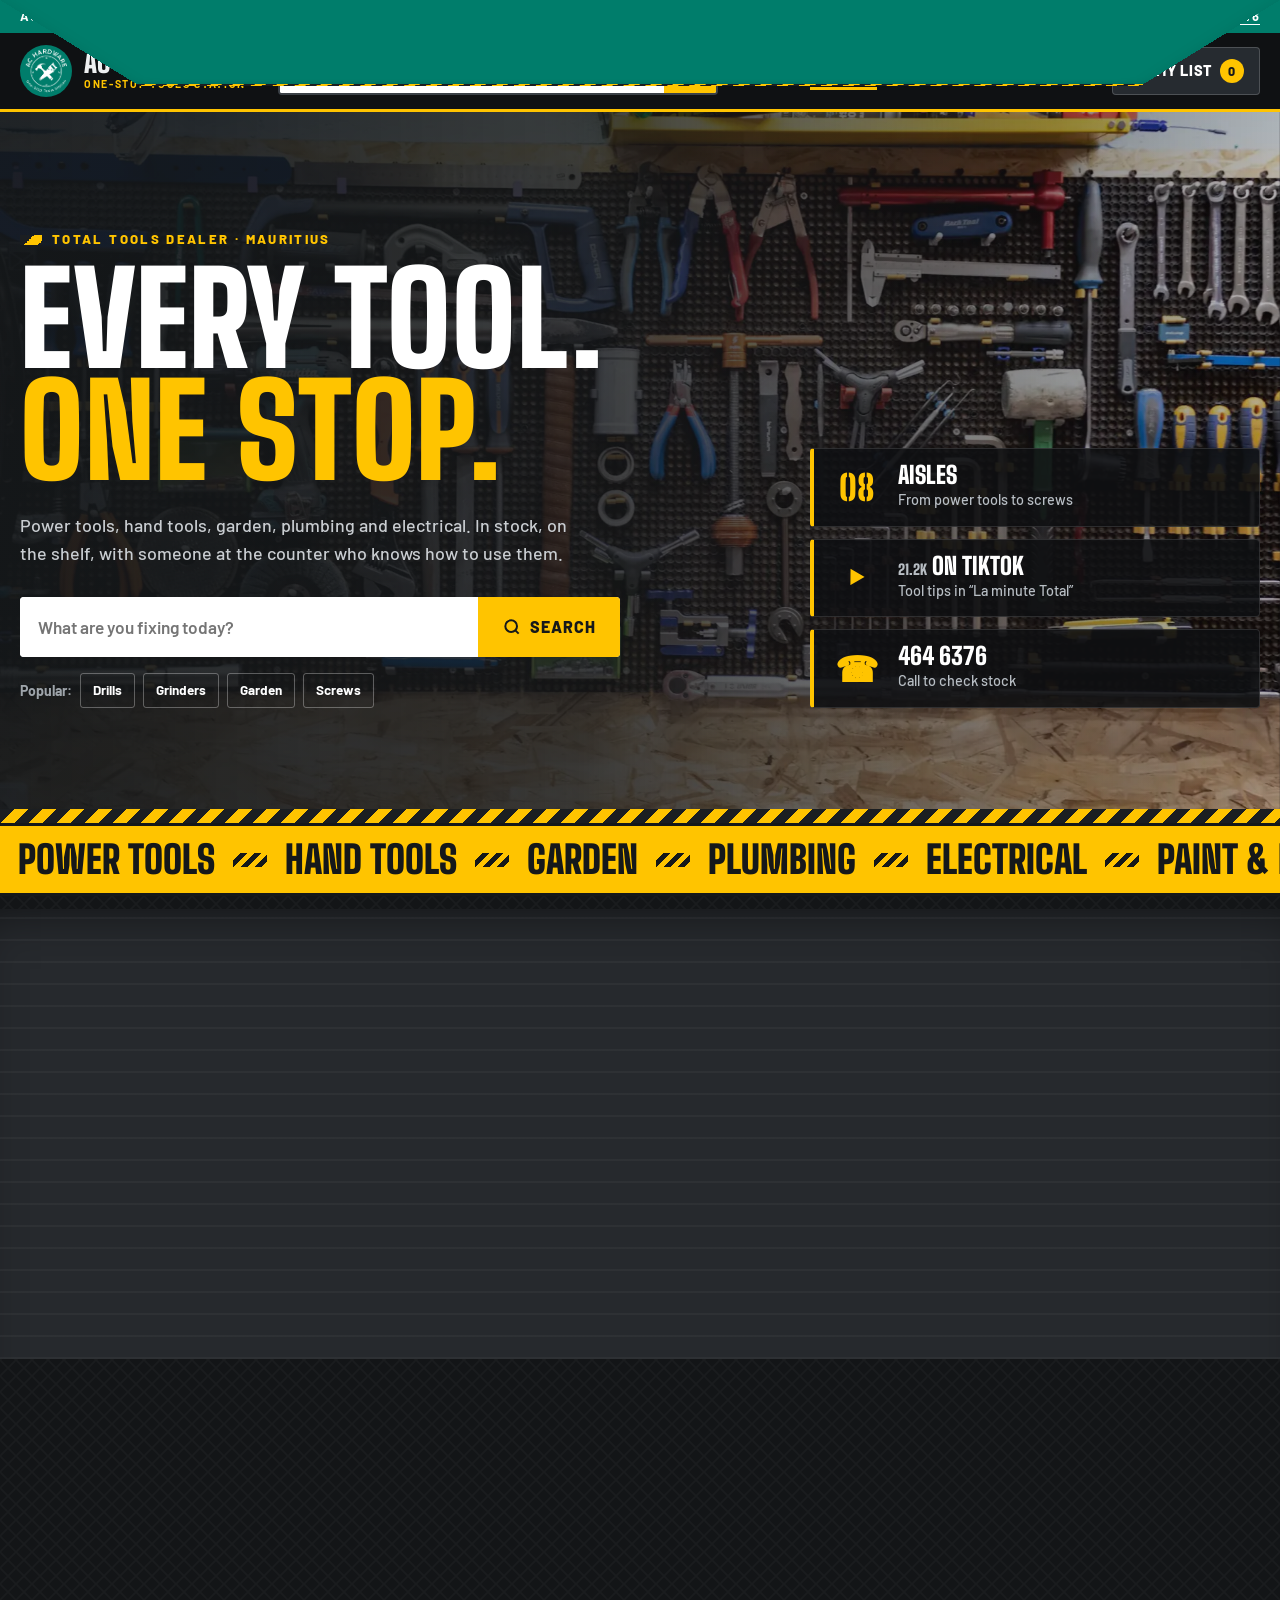
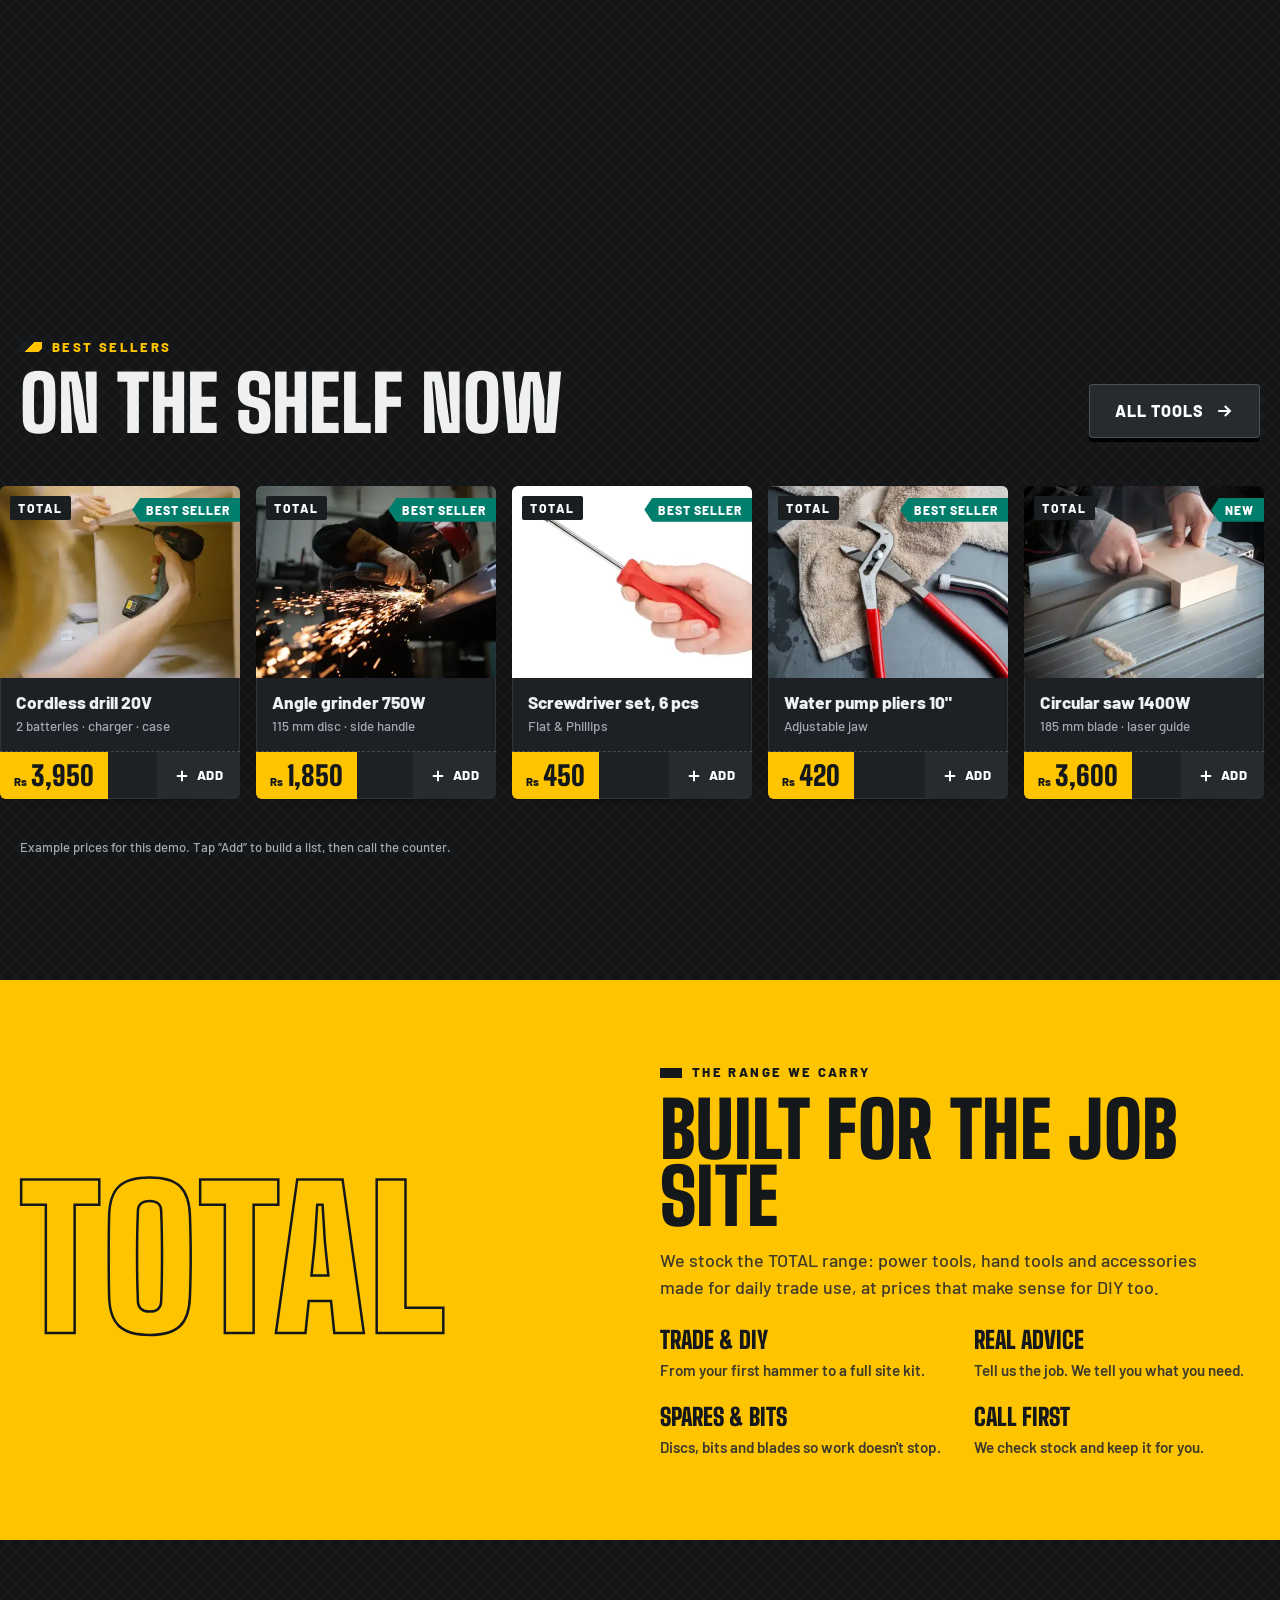
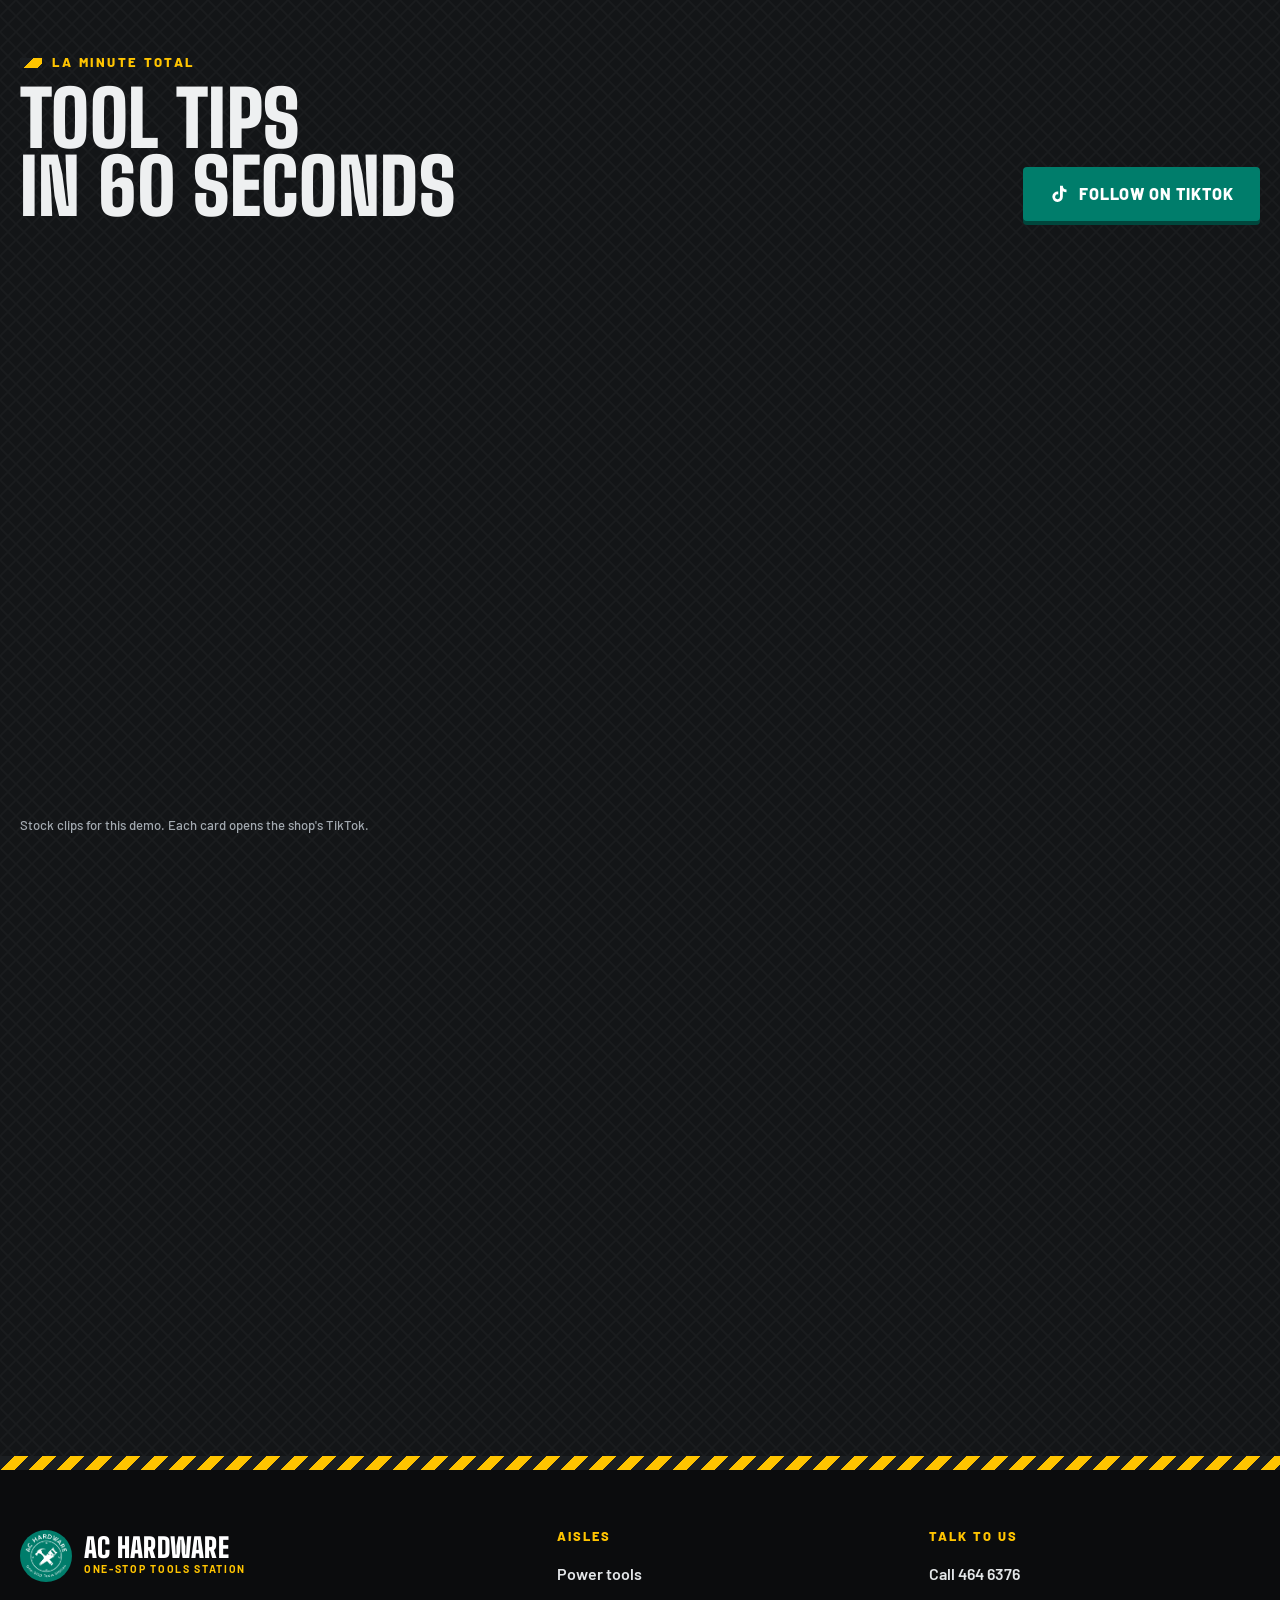
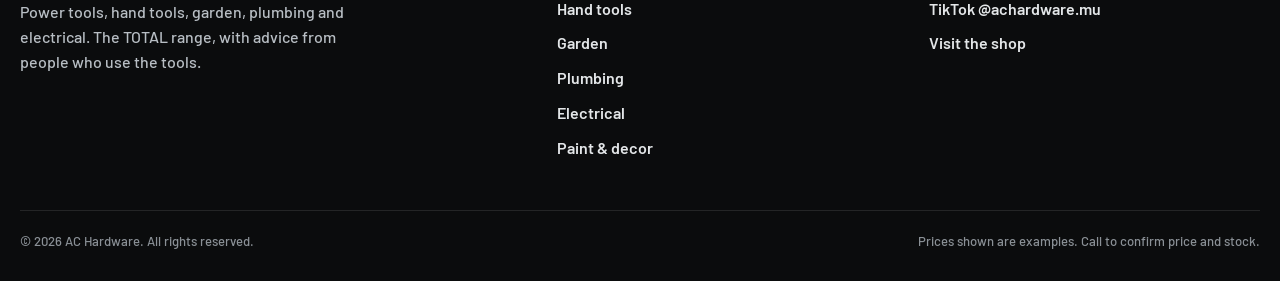
<file: index.html>
<!doctype html>
<html lang="en" data-page="home">
<head>
<meta charset="utf-8">
<meta name="viewport" content="width=device-width, initial-scale=1, viewport-fit=cover">
<title>AC Hardware | One-Stop Tools Station, TOTAL Tools in Mauritius</title>
<meta name="description" content="AC Hardware, your one-stop tools station in Mauritius. TOTAL power tools, hand tools, garden, plumbing, electrical and safety gear. Call 464 6376.">
<link rel="canonical" href="https://webluxe.github.io/ACHardware-Website/">
<meta name="theme-color" content="#1b1e21">
<meta property="og:title" content="AC Hardware | One-Stop Tools Station">
<meta property="og:description" content="TOTAL power tools, hand tools, garden, plumbing and electrical. Call 464 6376.">
<meta property="og:image" content="https://webluxe.github.io/ACHardware-Website/img/og.jpg">
<link rel="icon" type="image/png" href="img/icon-192.png"><link rel="apple-touch-icon" href="img/icon-192.png">
<script>(function(d){try{if(!sessionStorage.getItem('ac-intro')&&!matchMedia('(prefers-reduced-motion: reduce)').matches)d.classList.add('intro-on');if(sessionStorage.getItem('ac-tx'))d.classList.add('tx-wait')}catch(e){}})(document.documentElement)</script>
<link rel="preconnect" href="https://fonts.googleapis.com"><link rel="preconnect" href="https://fonts.gstatic.com" crossorigin>
<link rel="stylesheet" href="https://fonts.googleapis.com/css2?family=Barlow:wght@500;600;700;800&family=Big+Shoulders+Display:wght@800;900&family=Big+Shoulders+Stencil+Display:wght@900&display=swap" media="print" onload="this.media='all'"><noscript><link rel="stylesheet" href="https://fonts.googleapis.com/css2?family=Barlow:wght@500;600;700;800&family=Big+Shoulders+Display:wght@800;900&family=Big+Shoulders+Stencil+Display:wght@900&display=swap"></noscript>
<link rel="preload" as="image" href="img/wall.webp" media="(min-width: 701px)"><link rel="preload" as="image" href="img/wall-m.webp" media="(max-width: 700px)">
<link rel="stylesheet" href="css/style.css?v=11122244">
<script type="application/ld+json">{"@context":"https://schema.org","@type":"HardwareStore","name":"AC Hardware","slogan":"One-Stop Tools Station","telephone":"+230 464 6376","address":{"@type":"PostalAddress","addressCountry":"MU"},"sameAs":["https://www.tiktok.com/@achardware.mu"]}</script>
</head>
<body>
<div class="opening" aria-hidden="true">
  <div class="lid"></div><div class="tray"></div>
  <span class="latch l"></span><span class="latch r"></span>
  <div class="mark"></div>
  <div class="word">AC Hardware<small>One-stop tools station</small></div>
  <button class="skip" tabindex="-1">SKIP</button>
</div>
<div class="tx" aria-hidden="true"><div class="shutter"><div class="plate"></div></div></div>

<div class="bar" id="bar"></div>
<header class="top" id="top"></header>
<nav class="mnav" id="mnav" aria-label="Menu"></nav>

<main>
  <section class="hero">
    <div class="bg"><picture><source media="(max-width: 700px)" srcset="img/wall-m.webp"><img src="img/wall.webp" alt="A wall of tools in the shop" fetchpriority="high"></picture><video data-src="video/hero.mp4" data-src-tall="video/hero-tall.mp4" aria-hidden="true"></video></div>
    <div class="wrap">
      <div>
        <p class="tag" style="color:var(--yellow)">TOTAL tools dealer · Mauritius</p>
        <h1 class="slam"><span>Every tool.</span><span class="g">One stop.</span></h1>
        <p class="lead">Power tools, hand tools, garden, plumbing and electrical. In stock, on the shelf, with someone at the counter who knows how to use them.</p>
        <form class="bigsearch" action="shop.html" role="search">
          <label for="hq" class="sr">Search tools</label>
          <input id="hq" name="q" placeholder="What are you fixing today?" autocomplete="off">
          <button type="submit" data-i="search" aria-label="Search"><span>Search</span></button>
        </form>
        <div class="popular">Popular: <a href="shop.html?q=drill">Drills</a><a href="shop.html?q=grinder">Grinders</a><a href="shop.html?cat=garden">Garden</a><a href="shop.html?cat=fixings">Screws</a></div>
      </div>
      <div class="facts">
        <div class="fact"><span class="num">08</span><div><b>Aisles</b><span>From power tools to screws</span></div></div>
        <div class="fact"><span class="num">▶</span><div><b><span data-count="followers"></span> on TikTok</b><span>Tool tips in “La minute Total”</span></div></div>
        <div class="fact"><span class="num">☎</span><div><b data-s="phone"></b><span>Call to check stock</span></div></div>
      </div>
    </div>
  </section>

  <div class="aticker" aria-hidden="true"><div class="track"><span>Power tools</span><i></i><span>Hand tools</span><i></i><span>Garden</span><i></i><span>Plumbing</span><i></i><span>Electrical</span><i></i><span>Paint & decor</span><i></i><span>Safety gear</span><i></i><span>Screws & fixings</span><i></i></div></div>

  <section class="pad">
    <div class="wrap">
      <div class="head"><div><p class="tag">Shop by aisle</p><h2>Find it fast</h2></div><p class="lead">Every aisle in the shop, on your phone. Tap one to see the tools.</p></div>
      <div class="aisles" data-aisles></div>
    </div>
  </section>

  <section class="pad" style="padding-top:0">
    <div class="wrap">
      <div class="head"><div><p class="tag">Best sellers</p><h2>On the shelf now</h2></div><a class="btn dark" href="shop.html">All tools <span data-i="arrow" style="display:inline-flex"></span></a></div>
      <div class="rail" data-products="p1,p3,h2,b2,p4,e1,h4,g1"></div>
      <p class="note" data-demo>Example prices for this demo. Tap “Add” to build a list, then call the counter.</p>
    </div>
  </section>

  <section class="band">
    <div class="wrap">
      <div class="big" aria-hidden="true">TOTAL</div>
      <div>
        <p class="tag" style="color:var(--yellow)">The range we carry</p>
        <h2>Built for the job site</h2>
        <p class="lead" style="margin-top:16px">We stock the TOTAL range: power tools, hand tools and accessories made for daily trade use, at prices that make sense for DIY too.</p>
        <div class="points">
          <div><b>Trade & DIY</b><span>From your first hammer to a full site kit.</span></div>
          <div><b>Real advice</b><span>Tell us the job. We tell you what you need.</span></div>
          <div><b>Spares & bits</b><span>Discs, bits and blades so work doesn't stop.</span></div>
          <div><b>Call first</b><span>We check stock and keep it for you.</span></div>
        </div>
      </div>
    </div>
  </section>

  <section class="pad">
    <div class="wrap">
      <div class="head"><div><p class="tag">La minute Total</p><h2>Tool tips<br>in 60 seconds</h2></div><a class="btn" data-tt data-i="tt">Follow on TikTok</a></div>
      <div class="tips">
        <a class="tip rv" data-tt><video class="bgv" data-src="video/drill.mp4" poster="video/drill.webp" aria-hidden="true"></video><span class="lbl">La minute Total</span><span class="play"></span><b>Which drill bit for concrete?</b><span>Wood, metal or masonry, explained.</span></a>
        <a class="tip rv d1" data-tt><video class="bgv" data-src="video/weld.mp4" poster="video/weld.webp" aria-hidden="true"></video><span class="lbl">La minute Total</span><span class="play"></span><b>Welding: gear up first</b><span>Mask, gloves and the right rods.</span></a>
        <a class="tip rv d2" data-tt><video class="bgv" data-src="video/screws.mp4" poster="video/screws.webp" aria-hidden="true"></video><span class="lbl">La minute Total</span><span class="play"></span><b>Pilot holes, no split wood</b><span>Which bit for which screw.</span></a>
      </div>
      <p class="note" data-demo>Stock clips for this demo. Each card opens the shop's TikTok.</p>
    </div>
  </section>

  <section>
    <div class="wrap">
      <div class="visit rv">
        <div class="txt">
          <p class="tag">Call the counter</p>
          <a class="call" data-tel><small>Check stock or price</small><span data-s="phone"></span></a>
          <div class="hours" data-hours></div>
          <p style="margin:0;color:#c8f0e7" data-address></p>
          <div class="btns"><a class="btn y" data-tel data-i="phone">Call now</a><a class="btn ghost" href="visit.html">Visit us</a></div>
        </div>
        <div class="ph" data-map></div>
      </div>
    </div>
  </section>
</main>
<footer id="foot"></footer>
<script src="config.js?v=11122244" defer></script>
<script src="js/main.js?v=11122244" defer></script>
<script src="js/fx.js?v=11122244" defer></script>
</body>
</html>
</file>
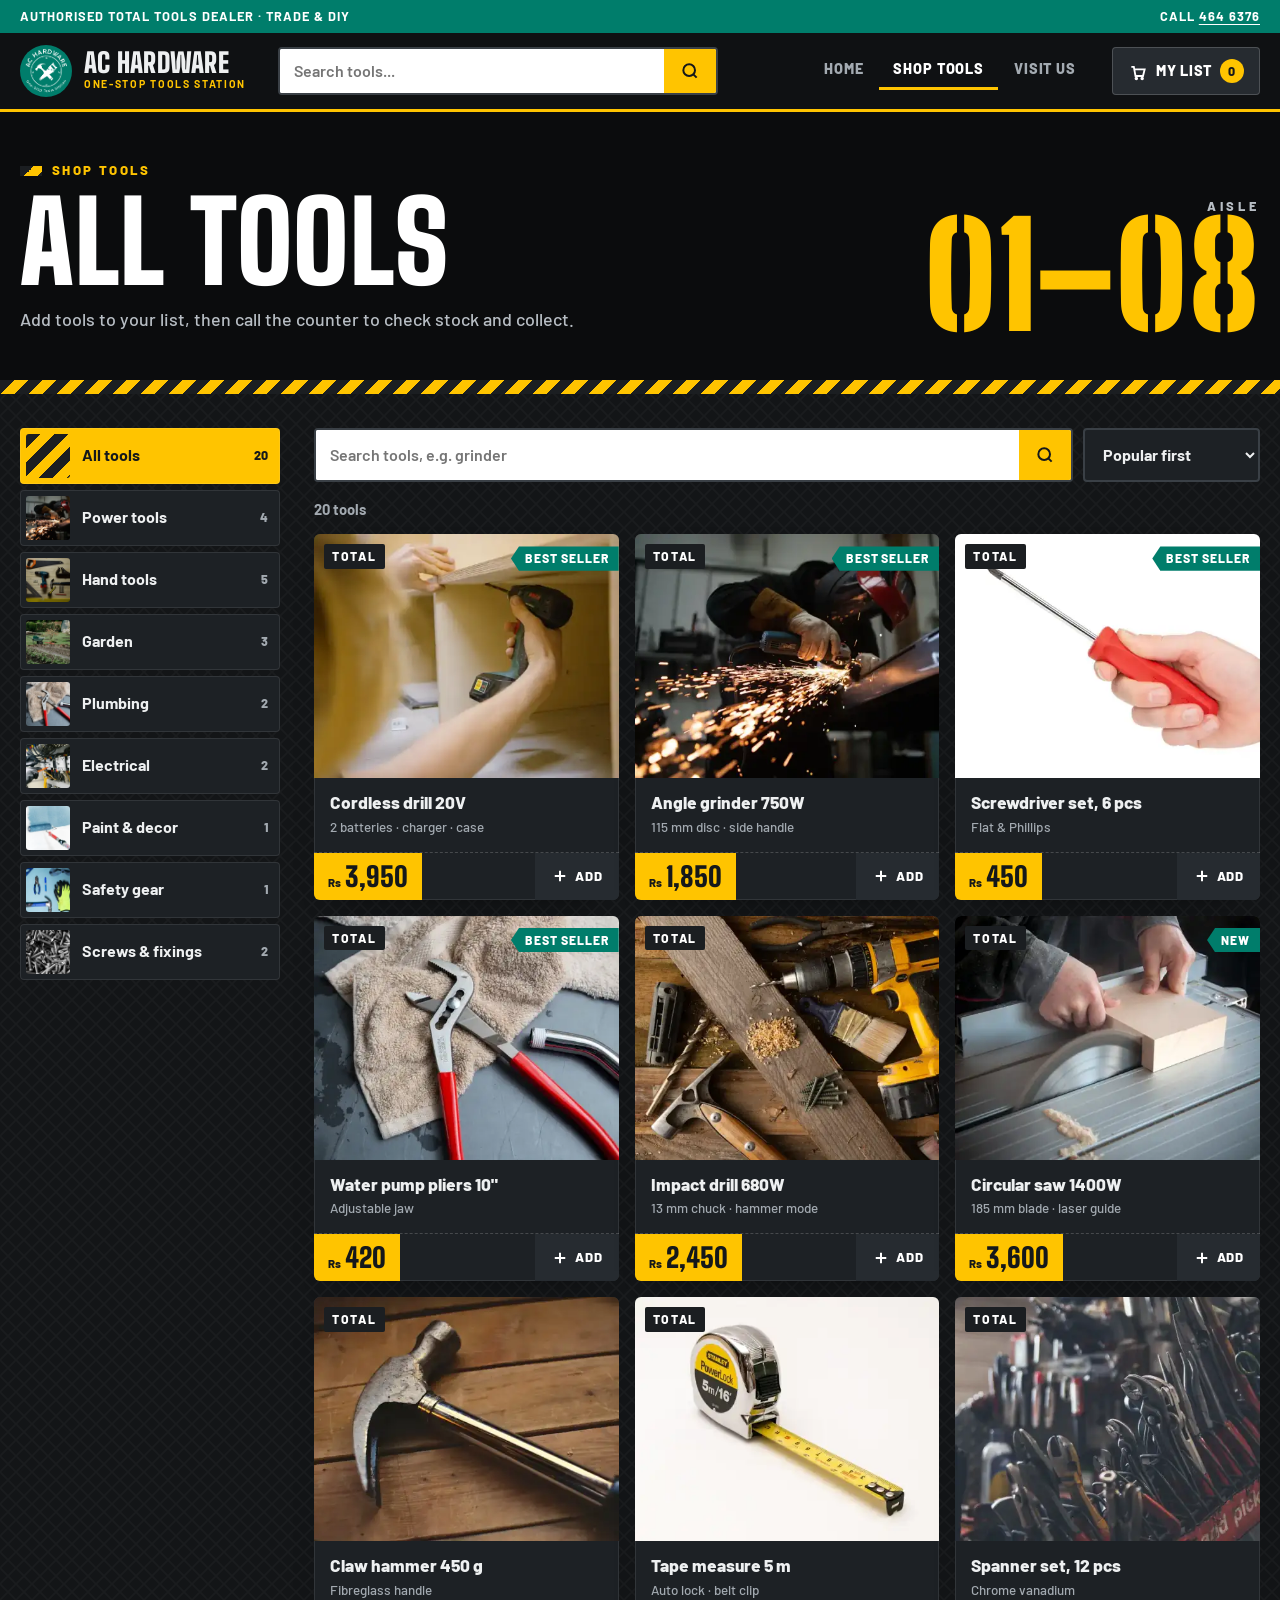
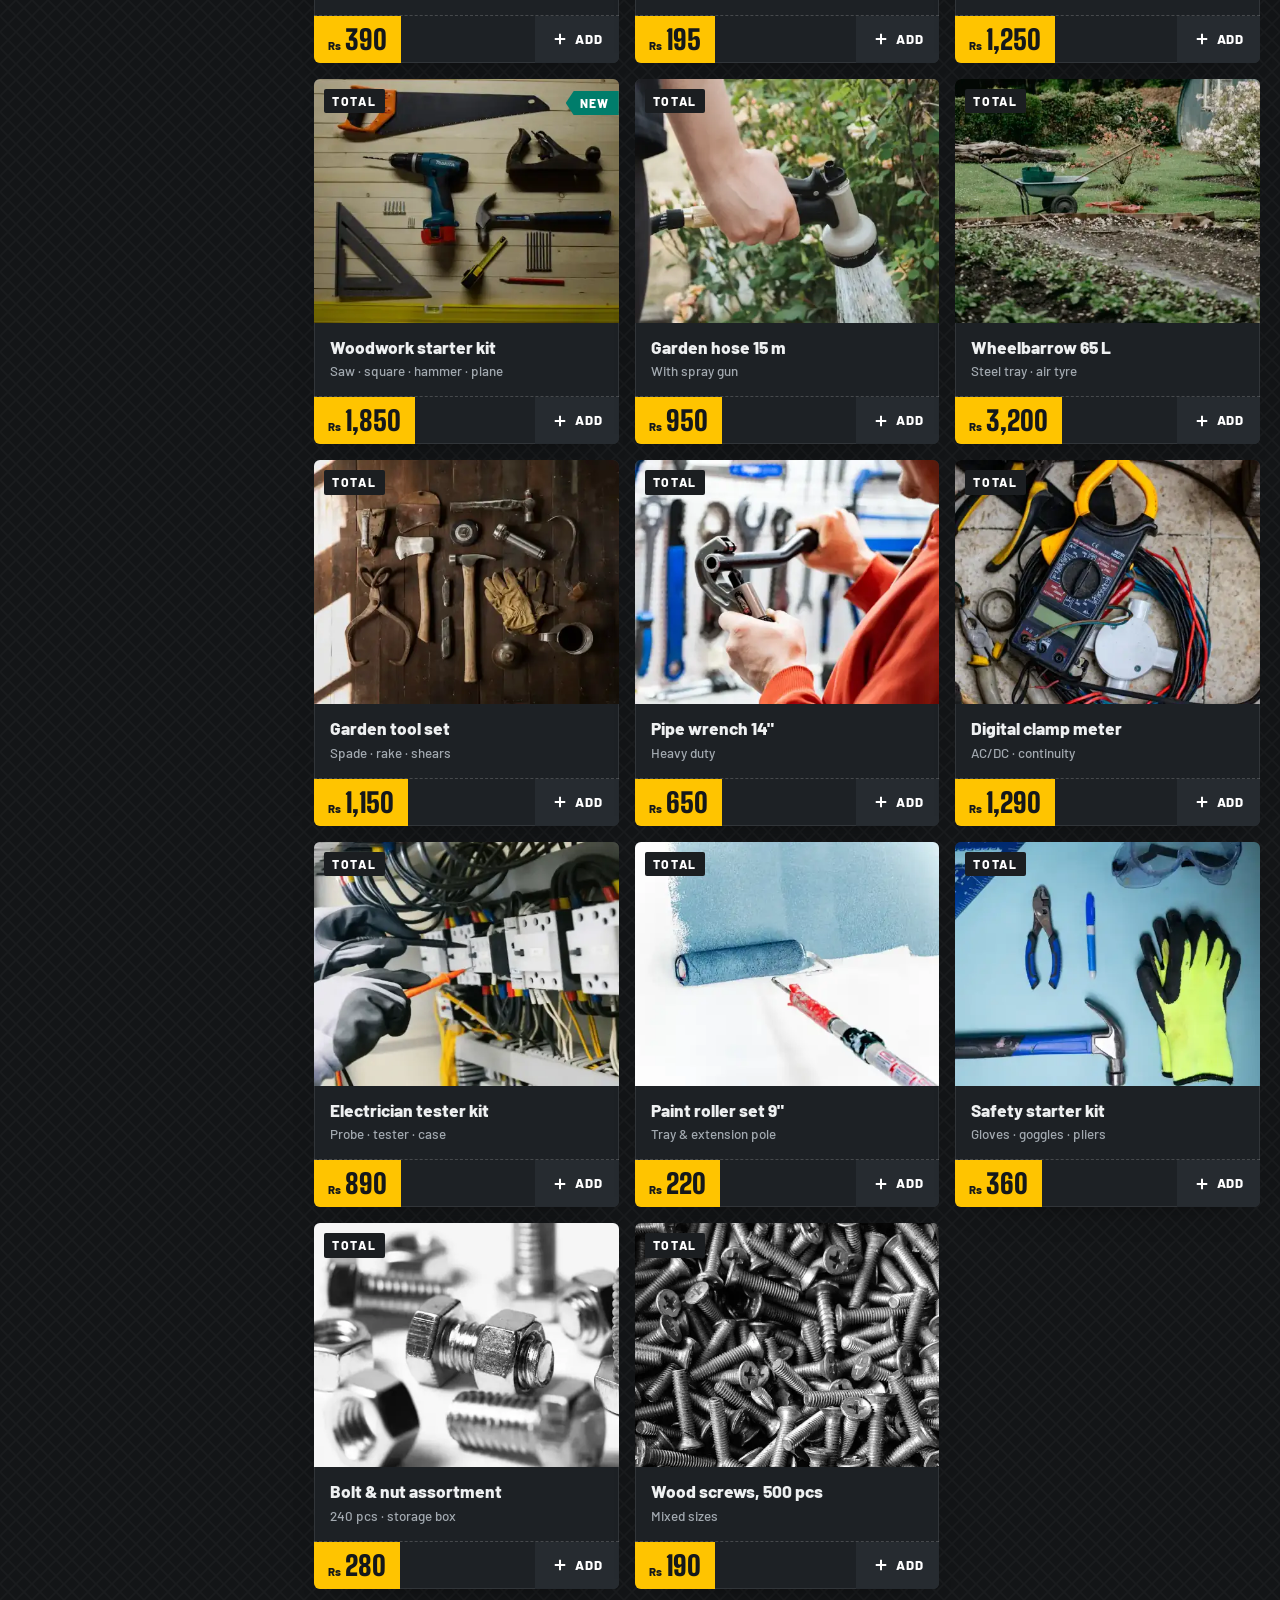
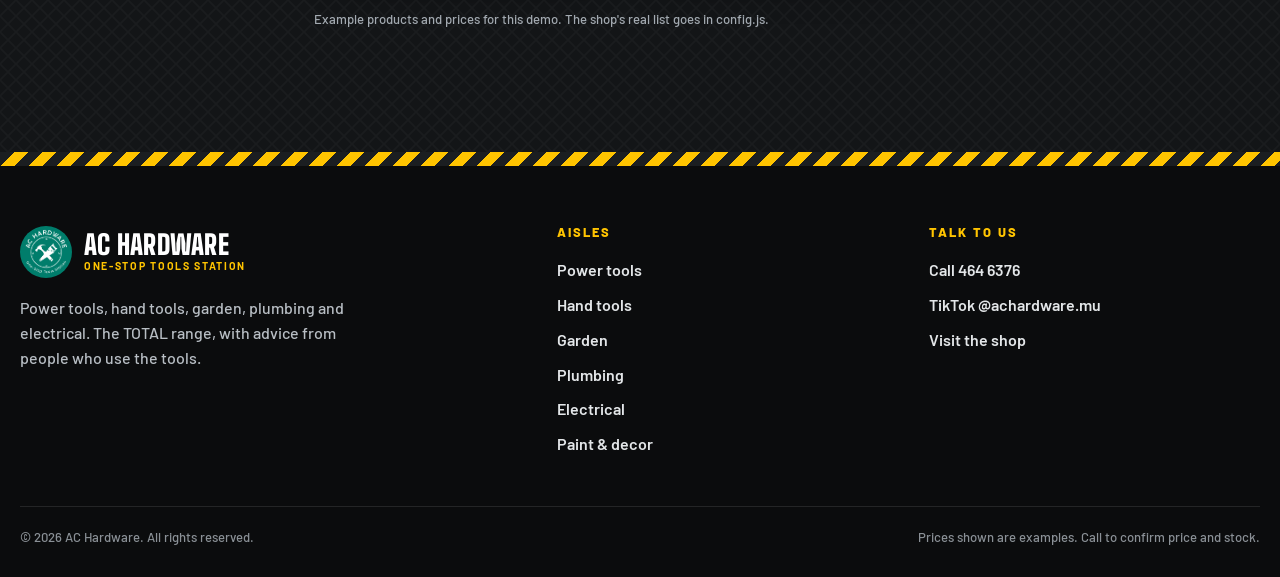
<file: shop.html>
<!doctype html>
<html lang="en" data-page="shop">
<head>
<meta charset="utf-8">
<meta name="viewport" content="width=device-width, initial-scale=1, viewport-fit=cover">
<title>Shop Tools | AC Hardware Mauritius</title>
<meta name="description" content="Browse TOTAL power tools, hand tools, garden, plumbing, electrical, paint and safety gear at AC Hardware. Build a list and call 464 6376 to check stock.">
<meta property="og:image" content="https://webluxe.github.io/ACHardware-Website/img/og.jpg">
<meta property="og:type" content="website">
<link rel="canonical" href="https://webluxe.github.io/ACHardware-Website/shop.html">
<meta name="theme-color" content="#1b1e21">
<link rel="icon" type="image/png" href="img/icon-192.png"><link rel="apple-touch-icon" href="img/icon-192.png">
<script>(function(d){try{if(sessionStorage.getItem('ac-tx'))d.classList.add('tx-wait')}catch(e){}})(document.documentElement)</script>
<link rel="preconnect" href="https://fonts.googleapis.com"><link rel="preconnect" href="https://fonts.gstatic.com" crossorigin>
<link rel="stylesheet" href="https://fonts.googleapis.com/css2?family=Barlow:wght@500;600;700;800&family=Big+Shoulders+Display:wght@800;900&family=Big+Shoulders+Stencil+Display:wght@900&display=swap" media="print" onload="this.media='all'"><noscript><link rel="stylesheet" href="https://fonts.googleapis.com/css2?family=Barlow:wght@500;600;700;800&family=Big+Shoulders+Display:wght@800;900&family=Big+Shoulders+Stencil+Display:wght@900&display=swap"></noscript>
<link rel="stylesheet" href="css/style.css?v=11122244">
</head>
<body>
<div class="tx" aria-hidden="true"><div class="shutter"><div class="plate"></div></div></div>
<div class="bar" id="bar"></div>
<header class="top" id="top"></header>
<nav class="mnav" id="mnav" aria-label="Menu"></nav>

<main>
  <section class="shophead">
    <div class="wrap">
      <div><p class="tag" style="color:var(--yellow)">Shop tools</p><h1 id="ttl">All tools</h1><p class="lead">Add tools to your list, then call the counter to check stock and collect.</p></div>
      <div class="aisle-no" id="aisleNo" aria-hidden="true"></div>
    </div>
  </section>
  <div class="wrap shop">
    <nav class="side" aria-label="Aisles"></nav>
    <div>
      <div class="catchips" role="group" aria-label="Aisles"></div>
      <div class="tools">
        <form class="hsearch" id="searchForm" role="search"><input id="q" type="search" placeholder="Search tools, e.g. grinder" aria-label="Search tools" autocomplete="off"><button aria-label="Search" data-i="search"></button></form>
        <select id="sort" aria-label="Sort"><option value="pop">Popular first</option><option value="low">Price: low to high</option><option value="high">Price: high to low</option></select>
      </div>
      <h2 class="sr">Tools</h2>
      <p class="count" id="count" aria-live="polite"></p>
      <div class="grid" id="grid"></div>
      <div class="none" id="none" hidden><b>Not on the website yet.</b><br>We probably still have it. Call <a data-tel style="color:var(--yellow);font-weight:800"><span data-s="phone"></span></a> and ask.</div>
      <p class="note" data-demo style="margin-top:20px">Example products and prices for this demo. The shop's real list goes in config.js.</p>
    </div>
  </div>
</main>
<footer id="foot"></footer>
<script src="config.js?v=11122244" defer></script>
<script src="js/main.js?v=11122244" defer></script>
</body>
</html>
</file>
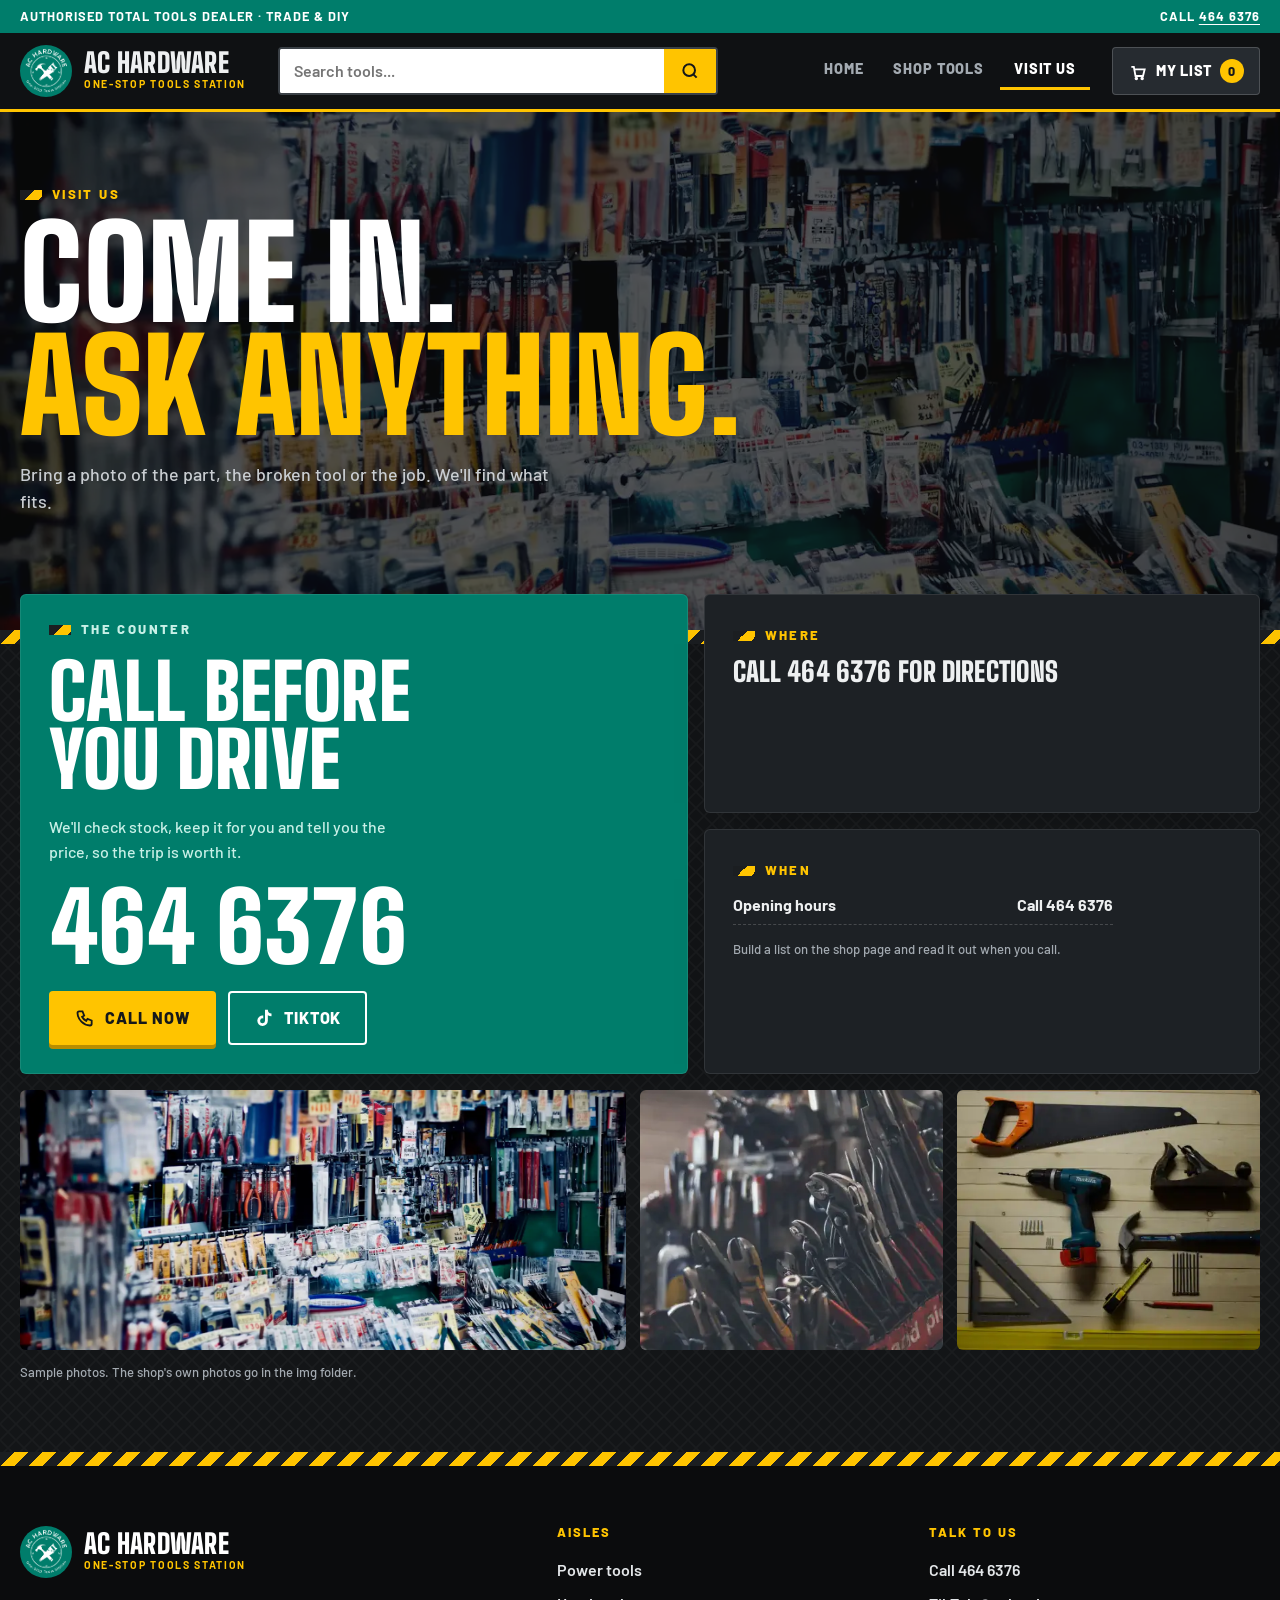
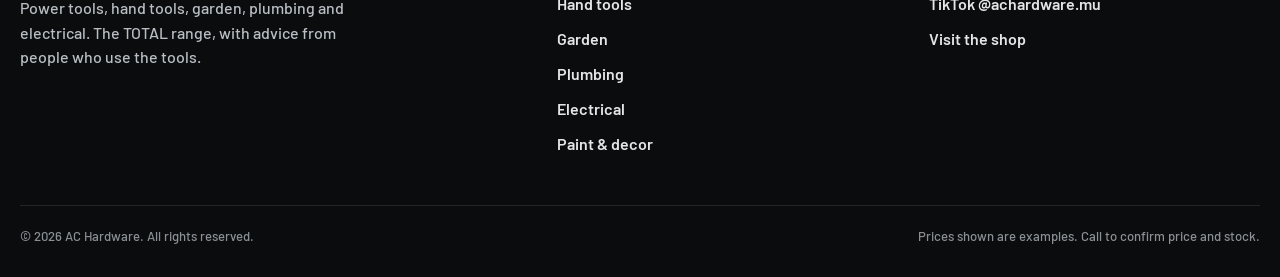
<file: visit.html>
<!doctype html>
<html lang="en" data-page="visit">
<head>
<meta charset="utf-8">
<meta name="viewport" content="width=device-width, initial-scale=1, viewport-fit=cover">
<title>Visit & Contact | AC Hardware Mauritius</title>
<meta name="description" content="Call AC Hardware on 464 6376 to check stock, prices and directions. TOTAL tools dealer in Mauritius.">
<meta property="og:image" content="https://webluxe.github.io/ACHardware-Website/img/og.jpg">
<meta property="og:type" content="website">
<link rel="canonical" href="https://webluxe.github.io/ACHardware-Website/visit.html">
<meta name="theme-color" content="#1b1e21">
<link rel="icon" type="image/png" href="img/icon-192.png"><link rel="apple-touch-icon" href="img/icon-192.png">
<script>(function(d){try{if(sessionStorage.getItem('ac-tx'))d.classList.add('tx-wait')}catch(e){}})(document.documentElement)</script>
<link rel="preconnect" href="https://fonts.googleapis.com"><link rel="preconnect" href="https://fonts.gstatic.com" crossorigin>
<link rel="stylesheet" href="https://fonts.googleapis.com/css2?family=Barlow:wght@500;600;700;800&family=Big+Shoulders+Display:wght@800;900&family=Big+Shoulders+Stencil+Display:wght@900&display=swap" media="print" onload="this.media='all'"><noscript><link rel="stylesheet" href="https://fonts.googleapis.com/css2?family=Barlow:wght@500;600;700;800&family=Big+Shoulders+Display:wght@800;900&family=Big+Shoulders+Stencil+Display:wght@900&display=swap"></noscript>
<link rel="stylesheet" href="css/style.css?v=11122244">
</head>
<body>
<div class="tx" aria-hidden="true"><div class="shutter"><div class="plate"></div></div></div>
<div class="bar" id="bar"></div>
<header class="top" id="top"></header>
<nav class="mnav" id="mnav" aria-label="Menu"></nav>

<main>
  <section class="vhero">
    <img src="img/shop.webp" alt="">
    <div class="wrap">
      <p class="tag" style="color:var(--yellow)">Visit us</p>
      <h1>Come in.<br><span class="g">Ask anything.</span></h1>
      <p class="lead">Bring a photo of the part, the broken tool or the job. We'll find what fits.</p>
    </div>
  </section>
  <section>
    <div class="wrap">
      <div class="vgrid">
        <div class="vcard callc rv">
          <p class="tag" style="margin:0">The counter</p>
          <h2>Call before<br>you drive</h2>
          <p style="margin:0;color:#c8f0e7;max-width:40ch">We'll check stock, keep it for you and tell you the price, so the trip is worth it.</p>
          <a class="num" data-tel><span data-s="phone"></span></a>
          <div class="btns"><a class="btn y" data-tel data-i="phone">Call now</a><a class="btn ghost" data-tt data-i="tt">TikTok</a></div>
        </div>
        <div class="vcard rv d1">
          <p class="tag">Where</p>
          <h3 data-address></h3>
          <div data-map style="margin-top:14px;border-radius:4px;overflow:hidden;position:relative"></div>
        </div>
        <div class="vcard rv d2">
          <p class="tag">When</p>
          <div class="hours" data-hours></div>
          <p class="note" style="margin:14px 0 0">Build a list on the shop page and read it out when you call.</p>
        </div>
      </div>
      <div class="photos rv">
        <div style="background-image:url(img/shop.webp)"></div>
        <div style="background-image:url(img/p-wrenches.webp)"></div>
        <div style="background-image:url(img/p-hand-tools.webp)"></div>
      </div>
      <p class="note" data-demo style="margin-top:12px">Sample photos. The shop's own photos go in the img folder.</p>
    </div>
  </section>
</main>
<footer id="foot"></footer>
<script src="config.js?v=11122244" defer></script>
<script src="js/main.js?v=11122244" defer></script>
</body>
</html>
</file>
<file: css/style.css>
/* AC HARDWARE — steel, concrete, safety yellow, brand green */
:root {
  --green: #007d6b;
  --green2: #009a84;
  --deep: #00463c;
  --steel: #1b1e21;
  --steel2: #26292d;
  --concrete: #131517;
  --card: #1d2125;
  --card2: #262b30;
  --text: #eef0f1;
  --ink: #15181a;
  --muted: #a3aab1;
  --line: rgba(255,255,255,.09);
  --line2: rgba(255,255,255,.18);
  --yellow: #ffc400;
  --wrap: min(1280px, 100% - 40px);
  --ease: cubic-bezier(.2,.7,.1,1);
  --disp: 'Big Shoulders Display', 'Arial Narrow', sans-serif;
  --sten: 'Big Shoulders Stencil Display', 'Big Shoulders Display', sans-serif;
  --sans: 'Barlow', system-ui, sans-serif;
  --hazard: linear-gradient(-45deg, var(--yellow) 25%, var(--steel) 25% 50%, var(--yellow) 50% 75%, var(--steel) 75%) 0 0 / 28px 28px;
  color-scheme: dark;
}
* { box-sizing: border-box; }
html { -webkit-text-size-adjust: 100%; scroll-padding-top: 120px; }
body { margin: 0; background-color: var(--concrete); background-image: url("data:image/svg+xml,%3Csvg xmlns=%27http://www.w3.org/2000/svg%27 width=%2716%27 height=%2716%27%3E%3Cpath d=%27M0 0L16 16M16 0L0 16%27 stroke=%27%23fff%27 stroke-opacity=%27.03%27 stroke-width=%271.5%27/%3E%3C/svg%3E"); color: var(--text); font: 500 16px/1.55 var(--sans); overflow-x: clip; -webkit-font-smoothing: antialiased; }
img { max-width: 100%; display: block; }
a { color: inherit; text-decoration: none; }
button, input, select { font: inherit; color: inherit; }
[hidden] { display: none !important; }
::selection { background: var(--yellow); color: var(--ink); }
:focus-visible { outline: 3px solid var(--yellow); outline-offset: 2px; }
.wrap { width: var(--wrap); margin-inline: auto; }
.sr { position: absolute; width: 1px; height: 1px; overflow: hidden; clip: rect(0 0 0 0); white-space: nowrap; }

h1, h2, h3 { margin: 0; font-family: var(--disp); font-weight: 900; text-transform: uppercase; letter-spacing: .005em; line-height: .88; }
h1 { font-size: clamp(3.6rem, 10vw, 8.6rem); }
h2 { font-size: clamp(2.6rem, 6vw, 4.8rem); }
h3 { font-size: 1.7rem; line-height: .95; }
.tag { display: inline-flex; align-items: center; gap: 10px; margin: 0 0 16px; font: 800 .82rem/1 var(--sans); letter-spacing: .18em; text-transform: uppercase; color: var(--yellow); }
.tag::before { content: ''; width: 22px; height: 10px; background: var(--hazard); }
.lead { font-size: clamp(1.05rem, 1.4vw, 1.2rem); color: var(--muted); max-width: 56ch; font-weight: 500; }
.note { font-size: .82rem; color: var(--muted); }

/* buttons */
.btn { display: inline-flex; align-items: center; justify-content: center; gap: 10px; min-height: 54px; padding: 0 26px; border: 0; border-radius: 4px; cursor: pointer;
  font: 800 1rem/1 var(--sans); text-transform: uppercase; letter-spacing: .06em; background: var(--green); color: #fff; transition: background .2s, transform .15s; box-shadow: 0 4px 0 var(--deep); }
.btn:hover { background: var(--green2); }
.btn:active { transform: translateY(3px); box-shadow: 0 1px 0 var(--deep); }
.btn.y { background: var(--yellow); color: var(--ink); box-shadow: 0 4px 0 #b88d00; }
.btn.y:hover { background: #ffd23f; }
.btn.dark { background: var(--card2); box-shadow: 0 4px 0 #000, inset 0 0 0 1px var(--line2); }
.btn.dark:hover { background: #313840; }
.btn.ghost { background: transparent; color: inherit; box-shadow: inset 0 0 0 2px currentColor; }
.btn.ghost:hover { background: rgba(127,127,127,.12); }
.btn svg { width: 20px; height: 20px; flex: none; }
.btns { display: flex; flex-wrap: wrap; gap: 12px; }

/* header */
.bar { background: var(--green); color: #fff; font: 700 .8rem/1 var(--sans); letter-spacing: .08em; text-transform: uppercase; }
.bar .wrap { display: flex; justify-content: space-between; gap: 16px; padding: 10px 0; }
.bar a { color: #fff; text-decoration: underline; text-underline-offset: 3px; }
.top { position: sticky; top: 0; z-index: 50; background: #0f1113; border-bottom: 3px solid var(--yellow); }
.top .wrap { display: flex; align-items: center; gap: 22px; height: 76px; }
.logo { display: flex; align-items: center; gap: 12px; flex: none; }
.logo .badge { width: 52px; height: 52px; border-radius: 50%; background: var(--green) url(../img/logo-mark.webp) center / 112% no-repeat; flex: none; }
.logo b { display: block; font: 900 1.7rem/.85 var(--disp); text-transform: uppercase; letter-spacing: .01em; }
.logo small { display: block; font: 700 .66rem/1.3 var(--sans); letter-spacing: .16em; text-transform: uppercase; color: var(--yellow); margin-top: 3px; }
.hsearch { flex: 1; display: flex; max-width: 440px; margin-left: 10px; border: 2px solid #3a4046; border-radius: 4px; overflow: hidden; background: #fff; }
.hsearch input { flex: 1; min-width: 0; border: 0; outline: 0; padding: 0 14px; height: 44px; font-weight: 600; background: #fff; color: var(--ink); }
.hsearch button { border: 0; background: var(--yellow); color: var(--ink); padding: 0 16px; cursor: pointer; display: grid; place-items: center; }
.hsearch button svg { width: 20px; }
.nav { display: flex; gap: 2px; margin-left: auto; }
.nav a { padding: 10px 14px; font: 800 .9rem/1 var(--sans); text-transform: uppercase; letter-spacing: .06em; color: var(--muted); border-bottom: 3px solid transparent; }
.nav a:hover { color: #fff; }
.nav a[aria-current] { color: #fff; border-color: var(--yellow); }
.listbtn { position: relative; display: inline-flex; align-items: center; gap: 8px; height: 48px; padding: 0 16px; border-radius: 4px; border: 0; background: var(--card2); color: #fff; cursor: pointer; font: 800 .9rem/1 var(--sans); text-transform: uppercase; letter-spacing: .05em; flex: none; box-shadow: inset 0 0 0 1px var(--line2); }
.listbtn svg { width: 20px; }
.listbtn .n { min-width: 24px; height: 24px; border-radius: 12px; background: var(--yellow); color: var(--ink); font: 800 .78rem/24px var(--sans); text-align: center; padding: 0 6px; }
.listbtn .n.bump { animation: bump .45s var(--ease); }
@keyframes bump { 40% { transform: scale(1.5); } }
.burger { display: none; width: 46px; height: 46px; border: 0; background: none; cursor: pointer; position: relative; flex: none; }
.burger span { position: absolute; left: 11px; right: 11px; height: 3px; background: #fff; transition: transform .3s var(--ease), opacity .2s; }
.burger span:nth-child(1) { top: 14px; } .burger span:nth-child(2) { top: 21px; } .burger span:nth-child(3) { top: 28px; }
.menu-open .burger span:nth-child(1) { transform: translateY(7px) rotate(45deg); }
.menu-open .burger span:nth-child(2) { opacity: 0; }
.menu-open .burger span:nth-child(3) { transform: translateY(-7px) rotate(-45deg); }
.mnav { position: fixed; inset: 0; z-index: 45; background: var(--steel); color: #fff; padding: 130px 22px 40px; display: flex; flex-direction: column; gap: 2px; transform: translateY(-100%); transition: transform .45s var(--ease); visibility: hidden; }
.mnav::before { content: ''; position: absolute; left: 0; right: 0; bottom: 0; height: 14px; background: var(--hazard); }
.menu-open .mnav { transform: none; visibility: visible; }
.mnav a.big { font: 900 3rem/1.05 var(--disp); text-transform: uppercase; padding: 8px 0; border-bottom: 1px solid rgba(255,255,255,.12); }
.mnav a.big span { font-family: var(--sten); color: var(--yellow); margin-right: 12px; }
.mnav .btns { margin-top: auto; margin-bottom: 20px; }

/* hero */
.hero { position: relative; color: #fff; background: var(--steel); overflow: hidden; isolation: isolate; }
.hero .bg { position: absolute; inset: 0; z-index: -2; }
.hero .bg img { width: 100%; height: 100%; object-fit: cover; animation: kb 18s ease-out both; }
@keyframes kb { from { transform: scale(1.12); } }
.hero::before { content: ''; position: absolute; inset: 0; z-index: -1; background: linear-gradient(90deg, rgba(21,24,26,.95) 0%, rgba(21,24,26,.84) 45%, rgba(21,24,26,.3) 100%); }
.hero::after { content: ''; position: absolute; left: 0; right: 0; bottom: 0; height: 14px; background: var(--hazard); }
.hero .wrap { padding: clamp(60px, 9vw, 120px) 0 clamp(80px, 9vw, 130px); display: grid; grid-template-columns: 1.25fr .75fr; gap: 40px; align-items: end; }
.hero h1 span { display: block; }
.hero h1 .g { color: var(--yellow); }
.hero .lead { color: #c9cdd1; margin: 24px 0 30px; }
.bigsearch { display: flex; max-width: 600px; background: #fff; border-radius: 4px; overflow: hidden; transition: box-shadow .2s; }
.bigsearch:focus-within { box-shadow: 0 0 0 4px var(--yellow); }
.bigsearch input { flex: 1; min-width: 0; border: 0; outline: 0; background: #fff; padding: 0 18px; height: 60px; font-size: 1.08rem; font-weight: 600; color: var(--ink); }
.bigsearch button { border: 0; background: var(--yellow); color: var(--ink); padding: 0 24px; font: 800 1rem/1 var(--sans); text-transform: uppercase; letter-spacing: .06em; cursor: pointer; display: flex; align-items: center; gap: 8px; }
.bigsearch button svg { width: 20px; }
.popular { display: flex; flex-wrap: wrap; gap: 8px; margin-top: 16px; align-items: center; color: #9ea4aa; font-size: .88rem; font-weight: 700; }
.popular a { color: #fff; border: 1.5px solid rgba(255,255,255,.3); padding: 6px 12px; border-radius: 3px; font-size: .84rem; transition: border-color .2s, background .2s; }
.popular a:hover { border-color: var(--yellow); background: rgba(255,196,0,.12); }
.facts { display: grid; gap: 12px; }
.fact { display: grid; grid-template-columns: 54px 1fr; gap: 14px; align-items: center; background: rgba(15,17,19,.88); border: 1px solid rgba(255,255,255,.12); border-left: 4px solid var(--yellow); padding: 14px 16px; border-radius: 4px; }
.fact b { display: block; font: 900 1.5rem/1 var(--disp); text-transform: uppercase; }
.fact span { color: #b8bec4; font-size: .9rem; }
.fact .num { font: 900 2.2rem/1 var(--sten); color: var(--yellow); text-align: center; }

/* section heads */
section { position: relative; }
.pad { padding: clamp(64px, 9vw, 110px) 0; }
.head { display: flex; flex-wrap: wrap; justify-content: space-between; align-items: end; gap: 18px 40px; margin-bottom: clamp(28px, 4vw, 44px); }
.head .lead { margin: 0; }

/* aisles */
.aisles { display: grid; grid-template-columns: repeat(4, 1fr); gap: 16px; }
.aisle { position: relative; display: block; border-radius: 6px; overflow: hidden; aspect-ratio: 4 / 4.4; background: var(--card); color: #fff; isolation: isolate; box-shadow: 0 14px 30px -20px rgba(0,0,0,.6); }
.aisle img { position: absolute; inset: 0; width: 100%; height: 100%; object-fit: cover; z-index: -2; transition: transform .8s var(--ease); }
.aisle::after { content: ''; position: absolute; inset: 0; z-index: -1; background: linear-gradient(180deg, rgba(21,24,26,0) 35%, rgba(21,24,26,.92) 100%); }
.aisle:hover img { transform: scale(1.07); }
.aisle .sign { position: absolute; left: 14px; top: 0; background: var(--yellow); color: var(--ink); padding: 18px 12px 10px; text-align: center; border-radius: 0 0 3px 3px; box-shadow: 0 8px 16px -6px rgba(0,0,0,.5); transform-origin: 50% 0; transition: transform .5s var(--ease); }
.aisle .sign small { display: block; font: 800 .62rem/1 var(--sans); letter-spacing: .2em; }
.aisle .sign b { display: block; font: 900 2.4rem/.9 var(--sten); }
.aisle:hover .sign { transform: rotate(-4deg); }
.aisle .txt { position: absolute; left: 18px; right: 18px; bottom: 16px; transition: padding .3s; }
.aisle h3 { font-size: clamp(1.7rem, 2.6vw, 2.2rem); }
.aisle .txt span { display: block; font-size: .88rem; color: #c9cdd1; margin-top: 4px; }
.aisle .go { position: absolute; right: 14px; bottom: 16px; width: 40px; height: 40px; border-radius: 50%; background: var(--yellow); color: var(--ink); display: grid; place-items: center; transform: scale(0); transition: transform .35s var(--ease); }
.aisle .go svg { width: 18px; }
.aisle:hover .go { transform: none; }
.aisle:hover .txt { padding-right: 46px; }

/* products */
.grid { display: grid; grid-template-columns: repeat(auto-fill, minmax(230px, 1fr)); gap: 16px; }
.rail { display: grid; grid-auto-flow: column; grid-auto-columns: minmax(240px, 24%); gap: 16px; overflow-x: auto; scroll-snap-type: x mandatory; padding: 4px 20px 24px; margin: 0 -20px; scrollbar-width: thin; scrollbar-color: var(--steel) transparent; overscroll-behavior-x: contain; }
.rail .pc { scroll-snap-align: start; }
.pc { position: relative; background: var(--card); border-radius: 6px; overflow: hidden; display: flex; flex-direction: column; box-shadow: inset 0 0 0 1px var(--line), 0 14px 30px -24px rgba(0,0,0,.8); transition: transform .3s var(--ease), box-shadow .3s; }
.pc:hover { transform: translateY(-3px); box-shadow: inset 0 0 0 1px var(--line2), 0 24px 40px -24px rgba(0,0,0,.9); }
.pc .pic { position: relative; aspect-ratio: 5 / 4; overflow: hidden; background: #2a2f34; }
.pc .pic img { width: 100%; height: 100%; object-fit: cover; transition: transform .7s var(--ease); }
.pc:hover .pic img { transform: scale(1.06); }
.pc .brand { position: absolute; left: 10px; top: 10px; font: 800 .7rem/1 var(--sans); letter-spacing: .14em; background: var(--steel); color: #fff; padding: 6px 8px; border-radius: 2px; }
.pc .flag { position: absolute; right: 0; top: 12px; font: 800 .7rem/1 var(--sans); letter-spacing: .08em; text-transform: uppercase; background: var(--green); color: #fff; padding: 6px 10px 6px 14px; clip-path: polygon(8px 0, 100% 0, 100% 100%, 8px 100%, 0 50%); }
.pc .body { padding: 14px 16px 0; flex: 1; }
.pc h3 { font: 800 1.08rem/1.2 var(--sans); text-transform: none; letter-spacing: 0; }
.pc .spec { font-size: .84rem; color: var(--muted); margin-top: 4px; }
.pc .shelf { display: flex; align-items: stretch; justify-content: space-between; margin-top: 14px; border-top: 1px dashed var(--line2); }
.price { display: flex; align-items: baseline; gap: 4px; background: var(--yellow); color: var(--ink); padding: 10px 14px; font: 900 1.7rem/1 var(--disp); }
.price small { font: 800 .72rem/1 var(--sans); }
.add { border: 0; background: var(--card2); color: #fff; cursor: pointer; display: flex; align-items: center; gap: 6px; padding: 0 16px; font: 800 .82rem/1 var(--sans); text-transform: uppercase; letter-spacing: .06em; transition: background .2s; }
.add svg { width: 18px; }
.add:hover, .add.on { background: var(--green); }

/* brand band */
.band { background: var(--yellow); color: var(--ink); overflow: hidden; }
.band .tag { color: var(--ink) !important; }
.band .tag::before { background: var(--ink); }
.band .wrap { display: grid; grid-template-columns: 1fr 1fr; gap: 40px; align-items: center; padding: clamp(50px, 7vw, 80px) 0; }
.band .big { font: 900 clamp(5rem, 15vw, 12rem)/.8 var(--disp); color: transparent; -webkit-text-stroke: 2.5px var(--ink); letter-spacing: .02em; }
.band .lead { color: #3d3a2a; }
.points { display: grid; grid-template-columns: 1fr 1fr; gap: 22px 28px; margin-top: 26px; }
.points b { display: block; font: 900 1.5rem/1 var(--disp); text-transform: uppercase; color: var(--ink); margin-bottom: 6px; }
.points span { color: #3d3a2a; font-size: .95rem; font-weight: 600; }

/* tiktok tips */
.tips { display: grid; grid-template-columns: repeat(3, 1fr); gap: 16px; }
.tip { position: relative; border-radius: 6px; overflow: hidden; aspect-ratio: 9 / 12; color: #fff; display: flex; flex-direction: column; justify-content: flex-end; padding: 18px; isolation: isolate; background: var(--steel); }
.tip img { position: absolute; inset: 0; width: 100%; height: 100%; object-fit: cover; z-index: -2; }
.tip::after { content: ''; position: absolute; inset: 0; z-index: -1; background: linear-gradient(180deg, rgba(0,0,0,.35), transparent 30%, transparent 50%, rgba(0,0,0,.88)); }
.tip .lbl { position: absolute; top: 16px; left: 16px; background: var(--yellow); color: var(--ink); font: 900 1rem/1 var(--disp); text-transform: uppercase; padding: 7px 10px; transform: rotate(-2deg); }
.tip .play { position: absolute; left: 50%; top: 45%; width: 64px; height: 64px; margin: -32px 0 0 -32px; border-radius: 50%; background: rgba(0,0,0,.45); box-shadow: inset 0 0 0 2px rgba(255,255,255,.6); display: grid; place-items: center; transition: transform .3s var(--ease), background .3s; }
.tip .play::after { content: ''; border-left: 18px solid #fff; border-top: 11px solid transparent; border-bottom: 11px solid transparent; margin-left: 5px; }
.tip:hover .play { transform: scale(1.12); background: var(--green); }
.tip b { font: 900 1.6rem/1 var(--disp); text-transform: uppercase; }
.tip span { font-size: .85rem; color: #cfd3d6; margin-top: 6px; }

/* visit band */
.visit { display: grid; grid-template-columns: 1.1fr 1fr; background: var(--green); color: #fff; border-radius: 6px; overflow: hidden; box-shadow: 0 30px 60px -40px rgba(0,0,0,.6); }
.visit .txt { padding: clamp(28px, 5vw, 56px) clamp(28px, 5vw, 56px) clamp(28px, 5vw, 56px) calc(clamp(28px, 5vw, 56px) + 14px); display: grid; gap: 20px; align-content: center; position: relative; }
.visit .txt::before { content: ''; position: absolute; left: 0; top: 0; bottom: 0; width: 14px; background: var(--hazard); }
.visit .tag { color: #c8f0e7; }
.visit .call { font: 900 clamp(3.2rem, 7vw, 5.4rem)/.85 var(--disp); letter-spacing: .01em; }
.visit .call small { display: block; font: 800 .8rem/1 var(--sans); letter-spacing: .16em; text-transform: uppercase; color: #c8f0e7; margin-bottom: 10px; }
.visit .ph { min-height: 360px; background: url(../img/shop.webp) center / cover; position: relative; }
.visit .ph iframe { position: absolute; inset: 0; width: 100%; height: 100%; border: 0; }
.hours { display: grid; gap: 6px; font-weight: 700; }
.hours div { display: flex; justify-content: space-between; gap: 20px; border-bottom: 1px dashed rgba(255,255,255,.3); padding-bottom: 6px; max-width: 380px; }

/* footer */
footer { background: #0b0c0d; color: #b8bec4; margin-top: 70px; }
footer::before { content: ''; display: block; height: 14px; background: var(--hazard); }
.foot { display: grid; grid-template-columns: 1.5fr 1fr 1fr; gap: 40px; padding: 60px 0 0; }
.foot .logo b { color: #fff; }
.foot p { max-width: 36ch; margin: 18px 0 0; }
.foot .fh { margin: 0 0 14px; font: 800 .8rem/1 var(--sans); letter-spacing: .16em; text-transform: uppercase; color: var(--yellow); }
.foot a { display: block; padding: 5px 0; color: #e3e6e8; font-weight: 600; }
.foot a:hover { color: var(--yellow); }
.foot a.logo { display: flex; padding: 0; }
.legal { margin-top: 44px; padding: 20px 0 30px; border-top: 1px solid rgba(255,255,255,.1); display: flex; flex-wrap: wrap; justify-content: space-between; gap: 10px 20px; font-size: .82rem; color: #8a9096; }

/* list drawer */
.scrim { position: fixed; inset: 0; z-index: 60; background: rgba(10,12,14,.55); opacity: 0; pointer-events: none; transition: opacity .3s; }
.drawer { position: fixed; z-index: 61; top: 0; right: 0; bottom: 0; width: min(440px, 100%); background: var(--concrete); display: flex; flex-direction: column; transform: translateX(105%); transition: transform .45s var(--ease); }
.list-open .scrim { opacity: 1; pointer-events: auto; }
.list-open .drawer { transform: none; }
.drawer header { display: flex; align-items: center; justify-content: space-between; padding: 18px 20px; background: #0b0c0d; color: #fff; border-bottom: 8px solid var(--yellow); }
.drawer header h3 { font-size: 2rem; }
.x { width: 44px; height: 44px; border-radius: 4px; border: 0; background: rgba(255,255,255,.1); color: #fff; cursor: pointer; font-size: 1.4rem; line-height: 1; }
.items { flex: 1; overflow-y: auto; padding: 6px 20px; }
.item { display: grid; grid-template-columns: 60px 1fr auto; gap: 12px; align-items: center; padding: 12px 0; border-bottom: 1px dashed var(--line2); }
.item img { width: 60px; height: 60px; border-radius: 4px; object-fit: cover; }
.item b { display: block; font-size: .95rem; line-height: 1.25; }
.item small { color: var(--muted); font-size: .82rem; }
.qty { display: flex; align-items: center; background: var(--card2); border: 1.5px solid var(--line2); border-radius: 4px; }
.qty button { width: 34px; height: 38px; border: 0; background: none; cursor: pointer; font-size: 1.15rem; font-weight: 700; }
.qty span { min-width: 22px; text-align: center; font-weight: 800; }
.empty { text-align: center; padding: 60px 10px; color: var(--muted); }
.empty b { display: block; font: 900 1.8rem/1 var(--disp); text-transform: uppercase; color: #fff; margin-bottom: 8px; }
.dfoot { background: var(--card); padding: 16px 20px calc(16px + env(safe-area-inset-bottom)); border-top: 1px solid var(--line); display: grid; gap: 12px; }
.total { display: flex; justify-content: space-between; align-items: baseline; font-weight: 700; }
.total b { font: 900 2rem/1 var(--disp); }
.dfoot .btns .btn { flex: 1 1 auto; min-height: 48px; padding: 0 14px; font-size: .86rem; }
.toast { position: fixed; left: 50%; bottom: 24px; z-index: 70; transform: translate(-50%, calc(100% + 60px)); visibility: hidden; background: var(--steel); color: #fff; padding: 13px 18px; border-radius: 4px; font-weight: 700; font-size: .94rem; transition: transform .4s var(--ease); box-shadow: 0 16px 30px -12px rgba(0,0,0,.5); white-space: nowrap; border-left: 4px solid var(--yellow); }
.toast.show { transform: translate(-50%, 0); visibility: visible; }

/* shop page */
.shophead { background: #0b0c0d; color: #fff; position: relative; overflow: hidden; }
.shophead::after { content: ''; position: absolute; left: 0; right: 0; bottom: 0; height: 14px; background: var(--hazard); }
.shophead .wrap { padding: 46px 0 60px; display: flex; flex-wrap: wrap; justify-content: space-between; align-items: end; gap: 20px; }
.shophead h1 { font-size: clamp(3.4rem, 9vw, 7rem); }
.shophead .lead { color: #b8bec4; margin: 14px 0 0; }
.shophead .aisle-no { font: 900 clamp(4.4rem, 12vw, 9rem)/.8 var(--sten); color: var(--yellow); text-align: right; }
.shophead .aisle-no small { display: block; font: 800 .8rem/1 var(--sans); letter-spacing: .3em; color: #b8bec4; margin-bottom: 6px; }
.shop { display: grid; grid-template-columns: 260px 1fr; gap: 34px; padding: 34px 0 40px; align-items: start; }
.shop > div { min-width: 0; }
.side { position: sticky; top: 100px; display: grid; gap: 6px; }
.side button { display: grid; grid-template-columns: 44px 1fr auto; gap: 12px; align-items: center; width: 100%; text-align: left; padding: 6px 12px 6px 6px; border: 0; border-radius: 4px; background: var(--card); cursor: pointer; font-weight: 700; transition: background .2s, color .2s; box-shadow: inset 0 0 0 1px var(--line); }
.side button img, .side button .all { width: 44px; height: 44px; border-radius: 3px; object-fit: cover; }
.side button .all { background: var(--hazard); }
.side button small { font-weight: 800; font-size: .78rem; color: var(--muted); }
.side button:hover { background: var(--card2); }
.side button[aria-pressed="true"] { background: var(--yellow); color: var(--ink); }
.side button[aria-pressed="true"] small { color: var(--ink); }
.tools { display: flex; flex-wrap: wrap; gap: 10px; align-items: center; margin-bottom: 16px; }
.tools .hsearch { display: flex; max-width: none; margin: 0; flex: 1 1 300px; }
.tools .hsearch input { height: 50px; }
.tools select { height: 54px; border-radius: 4px; border: 2px solid #3a4046; background: var(--card); padding: 0 14px; font-weight: 700; }
.count { font-weight: 700; color: var(--muted); margin-bottom: 14px; font-size: .92rem; }
.none { padding: 50px 20px; text-align: center; border: 2px dashed var(--line2); border-radius: 6px; color: var(--muted); }
.catchips { display: none; gap: 8px; overflow-x: auto; padding-bottom: 6px; margin-bottom: 14px; scrollbar-width: none; }
.catchips button { white-space: nowrap; border: 2px solid #3a4046; background: var(--card); border-radius: 3px; padding: 9px 14px; font-weight: 800; font-size: .86rem; text-transform: uppercase; letter-spacing: .04em; cursor: pointer; }
.catchips button[aria-pressed="true"] { background: var(--yellow); border-color: var(--yellow); color: var(--ink); }

/* visit page */
.vhero { background: #0b0c0d; color: #fff; position: relative; overflow: hidden; isolation: isolate; }
.vhero > img { position: absolute; inset: 0; width: 100%; height: 100%; object-fit: cover; z-index: -2; opacity: .32; }
.vhero::after { content: ''; position: absolute; left: 0; right: 0; bottom: 0; height: 14px; background: var(--hazard); }
.vhero .wrap { padding: 70px 0 110px; }
.vhero h1 .g { color: var(--yellow); }
.vhero .lead { color: #c9cdd1; margin-top: 18px; }
.vgrid { display: grid; grid-template-columns: 1.2fr 1fr; gap: 16px; margin-top: -50px; position: relative; z-index: 2; }
.vcard { background: var(--card); border: 1px solid var(--line); border-radius: 6px; padding: 28px; box-shadow: 0 20px 40px -30px rgba(0,0,0,.5); }
.vcard.callc { background: var(--green); color: #fff; grid-row: span 2; display: grid; gap: 22px; align-content: start; }
.vcard.callc .tag { color: #c8f0e7; }
.vcard.callc .num { font: 900 clamp(3.4rem, 8vw, 6rem)/.85 var(--disp); }
.vcard h3 { margin-bottom: 12px; }
.vcard .hours div { border-color: var(--line2); }
.photos { display: grid; grid-template-columns: 2fr 1fr 1fr; gap: 14px; margin-top: 16px; }
.photos div { border-radius: 6px; background-size: cover; background-position: center; min-height: 260px; }

/* reveal */
.rv { opacity: 0; transform: translateY(26px); transition: opacity .8s var(--ease), transform .8s var(--ease); }
.rv.in { opacity: 1; transform: none; }
.d1 { transition-delay: .07s; } .d2 { transition-delay: .14s; } .d3 { transition-delay: .21s; }

/* intro: toolbox opens */
.opening { position: fixed; inset: 0; z-index: 100; display: none; perspective: 1600px; }
.intro-on .opening { display: block; }
.intro-on body { overflow: hidden; }
.lid, .tray { position: absolute; left: 0; right: 0; overflow: hidden; }
.lid { top: 0; height: 50%; transform-origin: 50% 0; background: var(--green); box-shadow: inset 0 -30px 50px -30px rgba(0,0,0,.4); }
.lid::after { content: ''; position: absolute; left: 0; right: 0; bottom: 0; height: 18px; background: var(--hazard); }
.tray { bottom: 0; height: 50%; background: var(--steel2); box-shadow: inset 0 30px 50px -30px rgba(0,0,0,.6); }
.tray::before { content: ''; position: absolute; inset: 0; background: repeating-linear-gradient(0deg, rgba(255,255,255,.035) 0 2px, transparent 2px 22px); }
.opening .mark { position: absolute; left: 50%; top: 50%; width: 170px; height: 170px; margin: -85px 0 0 -85px; border-radius: 50%; z-index: 3; background: var(--green) url(../img/logo-mark.webp) center / 112% no-repeat; box-shadow: 0 0 0 7px var(--steel), 0 0 0 11px var(--yellow), 0 20px 40px rgba(0,0,0,.45); }
.latch { position: absolute; top: 50%; z-index: 3; width: 62px; height: 78px; margin-top: -30px; border-radius: 6px; background: linear-gradient(180deg, #f3f4f4, #8d969a); box-shadow: 0 6px 14px rgba(0,0,0,.45), inset 0 1px 0 #fff; transform-origin: 50% 100%; }
.latch::after { content: ''; position: absolute; left: 13px; right: 13px; top: 12px; height: 9px; border-radius: 5px; background: #4b5357; }
.latch.l { left: 16%; } .latch.r { right: 16%; }
.opening .word { position: absolute; left: 0; right: 0; top: calc(50% + 116px); z-index: 3; text-align: center; color: #fff; font: 900 2.2rem/1 var(--disp); letter-spacing: .06em; text-transform: uppercase; }
.opening .word small { display: block; margin-top: 8px; font: 800 .74rem/1 var(--sans); letter-spacing: .3em; color: var(--yellow); }
.opening .skip { position: absolute; right: 16px; bottom: 16px; z-index: 4; background: rgba(0,0,0,.3); color: #fff; border: 1px solid rgba(255,255,255,.3); padding: 10px 14px; border-radius: 3px; font: 800 .72rem/1 var(--sans); letter-spacing: .14em; cursor: pointer; }
.opening.play .mark { animation: markIn .7s var(--ease) both; }
.opening.play .word { animation: fade .6s .3s both; }
.opening.play .latch { animation: unlatch .45s .9s cubic-bezier(.5,0,.3,1.4) both; }
.opening.open .lid { animation: lidUp 1s cubic-bezier(.65,0,.25,1) both; }
.opening.open .tray { animation: trayDown .9s .05s cubic-bezier(.65,0,.25,1) both; }
.opening.open .mark, .opening.open .word, .opening.open .latch, .opening.open .skip { animation: gone .3s both; }
@keyframes markIn { from { transform: scale(.4) rotate(-90deg); opacity: 0; } }
@keyframes fade { from { transform: translateY(10px); } }
@keyframes unlatch { to { transform: rotateX(70deg) translateY(10px); } }
@keyframes lidUp { to { transform: rotateX(-92deg); } }
@keyframes trayDown { to { transform: translateY(102%); } }
@keyframes gone { to { opacity: 0; } }

/* page change: shop roller shutter */
.tx { position: fixed; inset: 0; z-index: 90; pointer-events: none; visibility: hidden; }
.tx .shutter { position: absolute; inset: 0; transform: translateY(-101%); display: grid; place-items: center;
  background: repeating-linear-gradient(180deg, #4a5056 0 3px, #737a80 3px 5px, #5a6066 5px 26px, #3a3f44 26px 28px); }
.tx .shutter::after { content: ''; position: absolute; left: 0; right: 0; bottom: 0; height: 26px; background: var(--hazard); box-shadow: 0 -4px 10px rgba(0,0,0,.4); }
.tx .plate { background: var(--yellow); color: var(--ink); padding: 16px 28px 18px; border-radius: 4px; text-align: center; box-shadow: 0 16px 30px -10px rgba(0,0,0,.6), inset 0 0 0 3px var(--ink); }
.tx .plate small { display: block; font: 800 .7rem/1 var(--sans); letter-spacing: .24em; text-transform: uppercase; margin-bottom: 6px; }
.tx .plate b { display: block; font: 900 clamp(2.4rem, 7vw, 4.6rem)/.9 var(--disp); text-transform: uppercase; }
.tx.go { visibility: visible; pointer-events: auto; }
.tx.go .shutter { transform: none; transition: transform .5s cubic-bezier(.6,0,.3,1); }
.tx.arrive { visibility: visible; }
.tx.arrive .shutter { transform: none; animation: shutUp .7s .1s cubic-bezier(.6,0,.3,1) both; }
@keyframes shutUp { to { transform: translateY(-101%); } }
.tx-wait .tx { visibility: visible; }
.tx-wait .tx .shutter { transform: none; }

/* responsive */
@media (max-width: 1100px) {
  .top .hsearch { display: none; }
  .aisles { grid-template-columns: repeat(2, 1fr); }
  .rail { grid-auto-columns: minmax(230px, 36%); }
}
@media (max-width: 900px) {
  .hero .wrap, .band .wrap, .visit, .vgrid { grid-template-columns: 1fr; }
  .hero::before { background: linear-gradient(180deg, rgba(21,24,26,.62) 0%, rgba(21,24,26,.93) 55%); }
  .shop { grid-template-columns: 1fr; }
  .side { display: none; }
  .catchips { display: flex; }
  .tips { grid-template-columns: repeat(3, 72%); overflow-x: auto; scroll-snap-type: x mandatory; margin: 0 -20px; padding: 0 20px 10px; }
  .tip { scroll-snap-align: start; }
  .foot { grid-template-columns: 1fr 1fr; }
  .foot > div:first-child { grid-column: 1 / -1; }
  .photos { grid-template-columns: 1fr 1fr; }
  .photos div:first-child { grid-column: 1 / -1; }
}
@media (max-width: 760px) {
  .nav, .bar .hide-s { display: none; }
  .burger { display: block; }
  .top .wrap { gap: 10px; height: 66px; }
  .logo .badge { width: 44px; height: 44px; }
  .logo b { font-size: 1.45rem; }
  .logo small { display: none; }
  .listbtn { margin-left: auto; padding: 0 12px; }
  .listbtn .t { display: none; }
  .fact { padding: 10px 14px; }
  .rail { grid-auto-columns: 70%; }
  .grid { grid-template-columns: 1fr 1fr; gap: 10px; }
  .pc .body { padding: 10px 10px 0; }
  .pc h3 { font-size: .94rem; }
  .pc .spec { display: none; }
  .price { font-size: 1.35rem; padding: 8px 10px; }
  .add span { display: none; }
  .add { padding: 0 12px; }
  .points { grid-template-columns: 1fr; }
  .bigsearch input { height: 54px; font-size: 1rem; }
  .bigsearch button { padding: 0 16px; }
  .bigsearch button span { display: none; }
  .shophead .aisle-no { display: none; }
}
@media (max-width: 520px) {
  .aisles { gap: 10px; }
  .aisle { aspect-ratio: 3 / 3.6; }
  .aisle .sign { left: 10px; padding: 14px 9px 8px; }
  .aisle .sign b { font-size: 1.8rem; }
  .aisle .txt { left: 12px; right: 12px; bottom: 12px; }
  .aisle h3 { font-size: 1.5rem; }
  .aisle .txt span { display: none; }
  .btns .btn { flex: 1 1 auto; }
}
@media (prefers-reduced-motion: reduce) {
  *, *::before, *::after { animation-duration: .01ms !important; animation-delay: 0s !important; transition-duration: .01ms !important; }
  .rv { opacity: 1; transform: none; }
}
.tx .plate:empty { display: none; }
.aisle .sign small { font-size: .7rem; }
.pc .brand, .pc .flag { font-size: .76rem; }

/* ================= video + motion upgrade ================= */
.hero .bg video { position: absolute; inset: 0; width: 100%; height: 100%; object-fit: cover; }
.hero .bg { transform: translateY(calc(var(--p, 0) * 18vh)) scale(calc(1 + var(--p, 0) * .06)); will-change: transform; }
.hero .wrap { opacity: calc(1 - var(--p, 0) * 1.3); }
video.bgv { position: absolute; inset: 0; width: 100%; height: 100%; object-fit: cover; z-index: -2; background: #000; }
.slam span { display: block; animation: slam .75s cubic-bezier(.2,1.4,.4,1) both; }
.slam span:nth-child(2) { animation-delay: .22s; }
.intro-on .slam span { animation-play-state: paused; }
@keyframes slam { 0% { opacity: 0; transform: translateY(-38%) scale(1.25); } 60% { opacity: 1; } 100% { transform: none; } }
.aticker { background: var(--yellow); color: var(--ink); overflow: hidden; border-block: 3px solid var(--ink); }
.aticker .track { display: flex; align-items: center; width: max-content; animation: tick 36s linear infinite; }
.aticker span { font: 900 clamp(1.5rem, 3vw, 2.4rem)/1 var(--disp); text-transform: uppercase; padding: 14px 18px; white-space: nowrap; }
.aticker i { width: 34px; height: 14px; background: linear-gradient(-45deg, var(--ink) 25%, transparent 25% 50%, var(--ink) 50% 75%, transparent 75%) 0 0 / 14px 14px; }
@keyframes tick { to { transform: translateX(-50%); } }
.tip .lbl, .tip .play, .tip b, .tip span { position: relative; z-index: 1; }
.tip .lbl, .tip .play { position: absolute; }
@media (prefers-reduced-motion: reduce) { .hero .bg { transform: none !important; } .aticker .track { animation: none; } }

@media (max-width: 480px) { .bar .hide-xs { display: none; } .bar .wrap span { white-space: nowrap; } .bar { letter-spacing: .05em; } }
</file>
